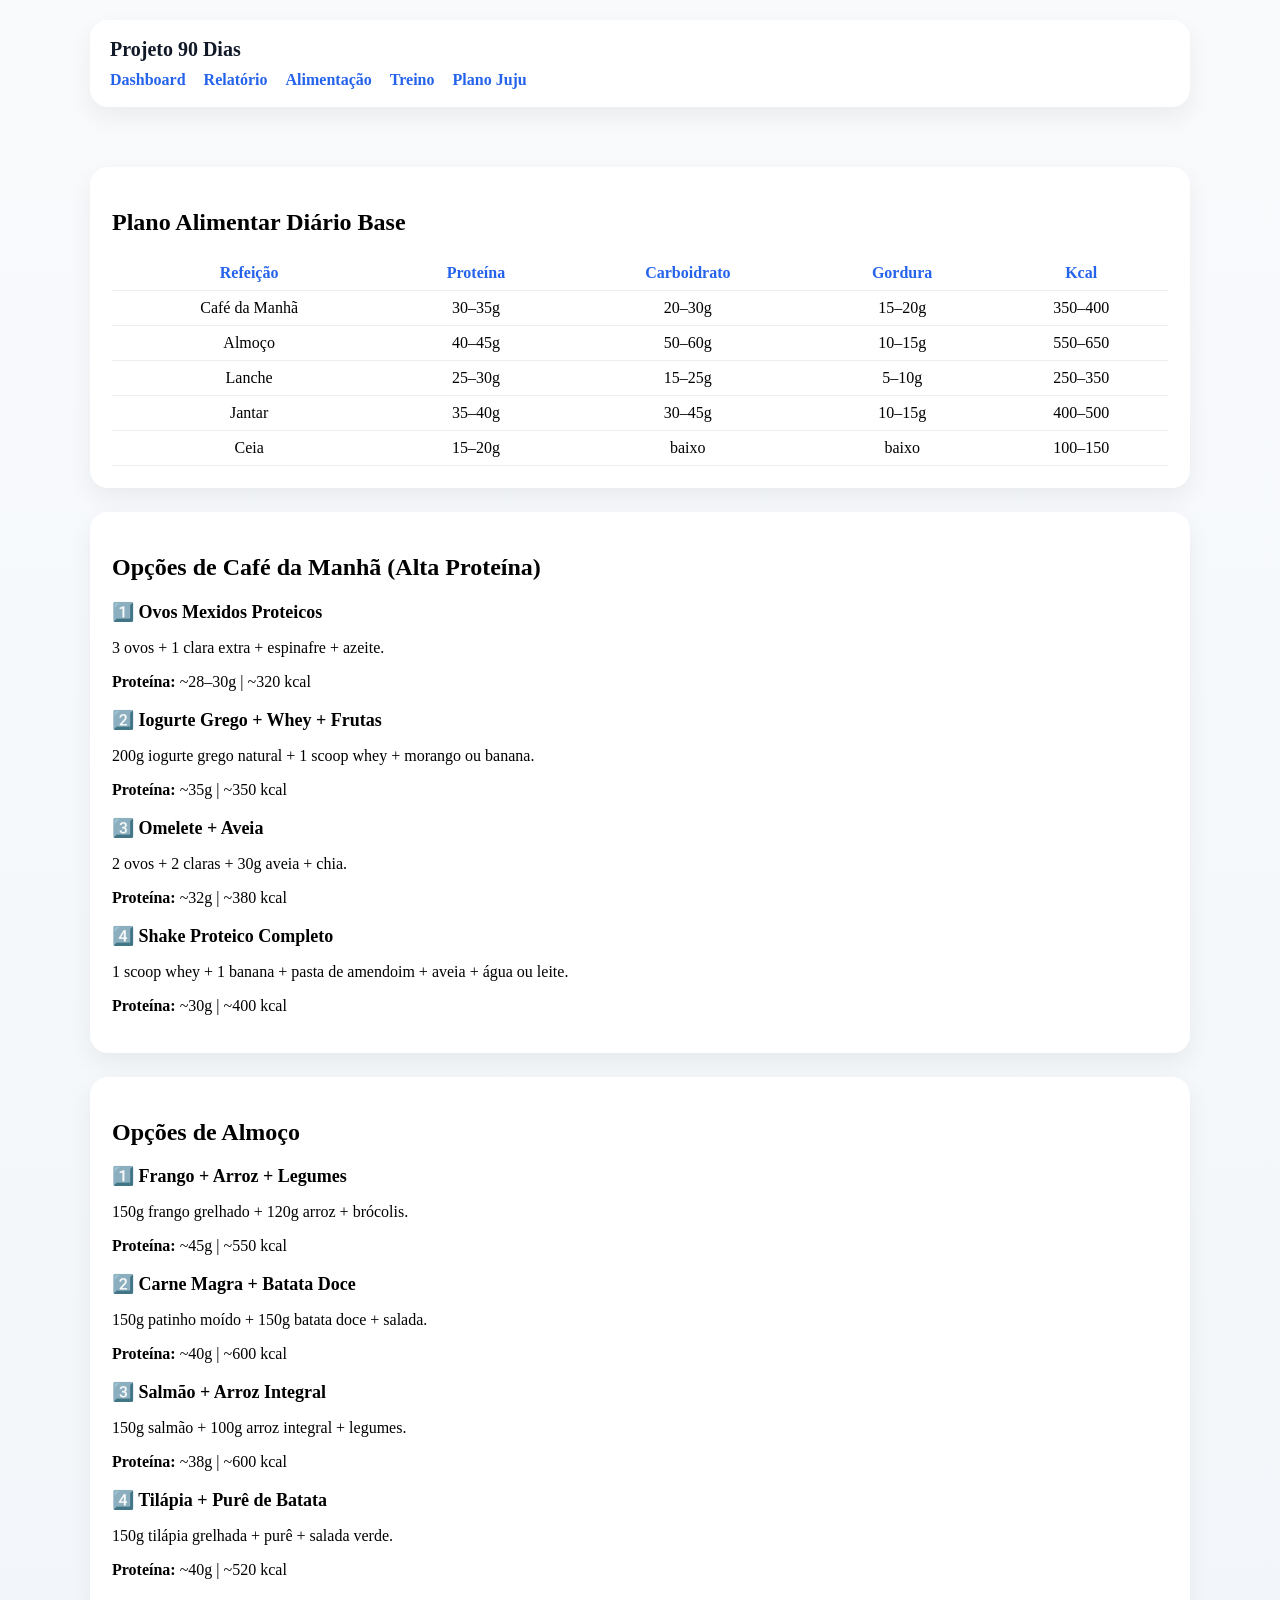
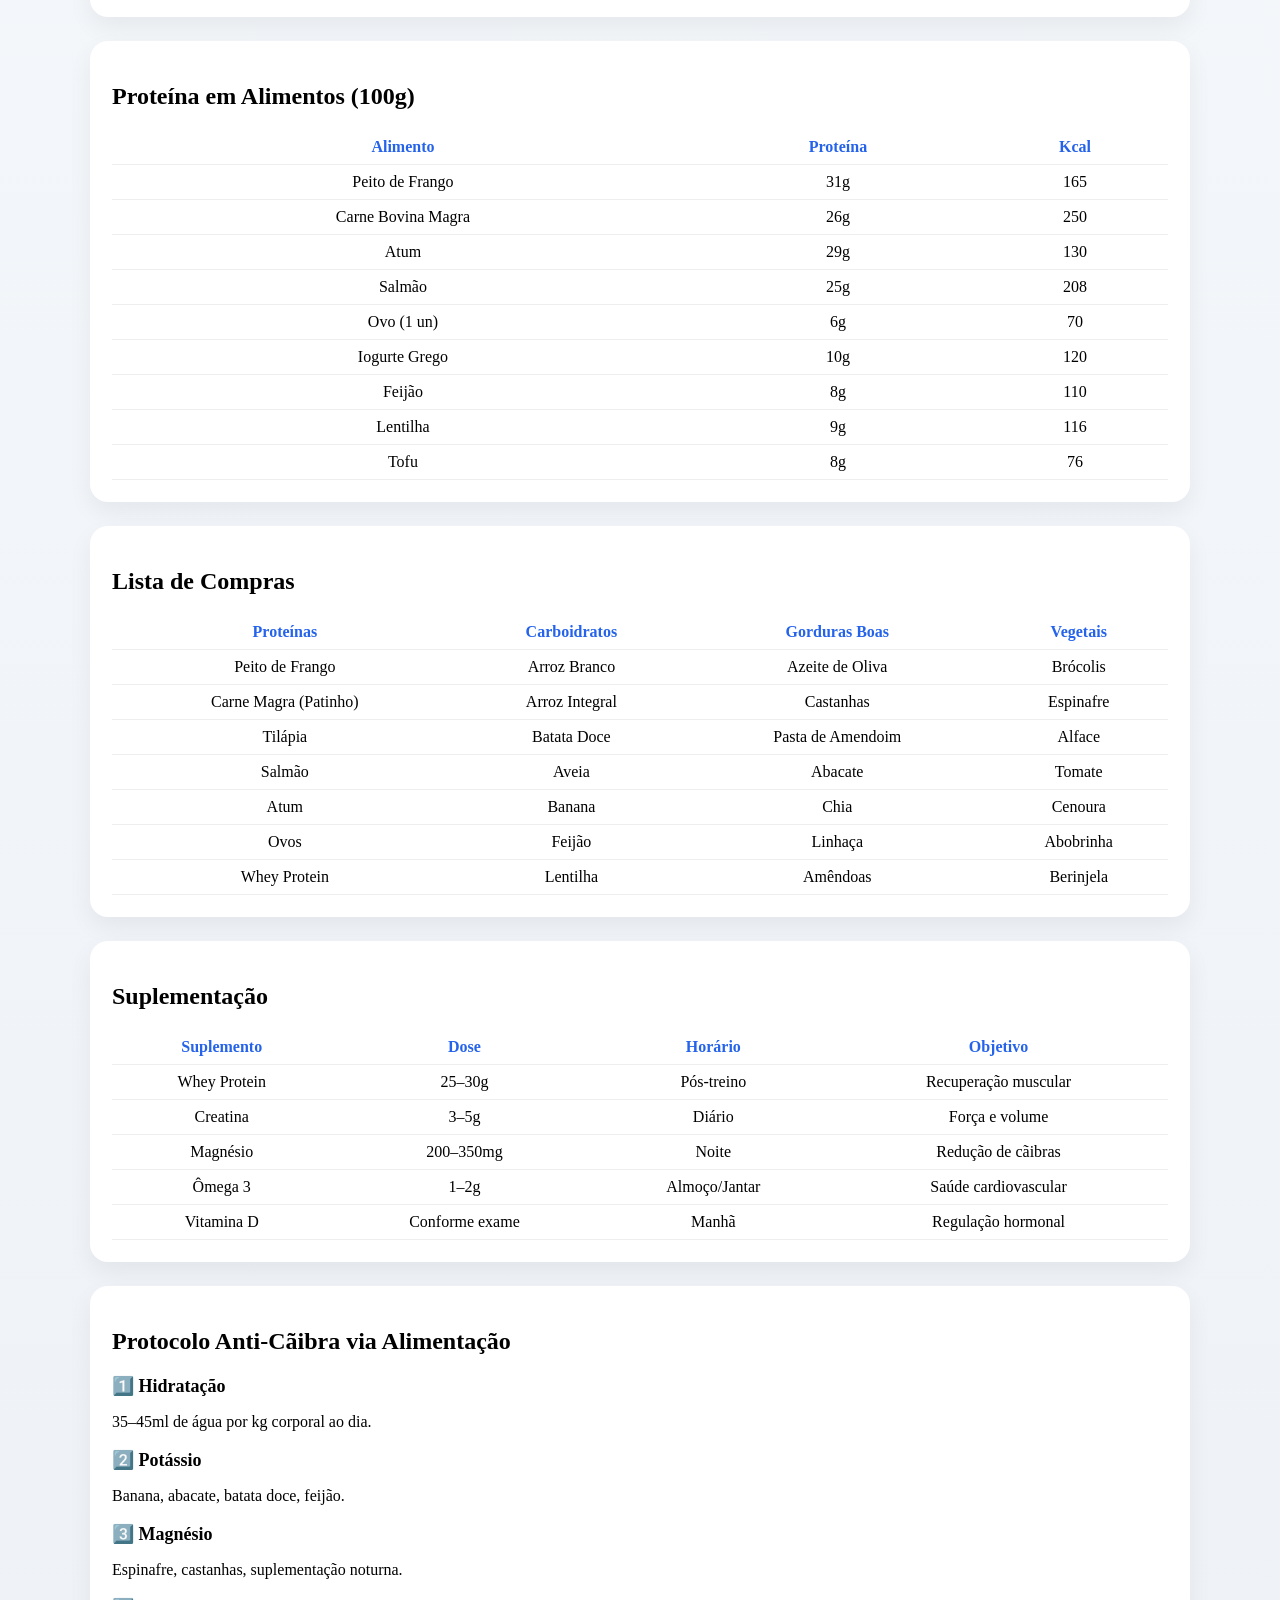
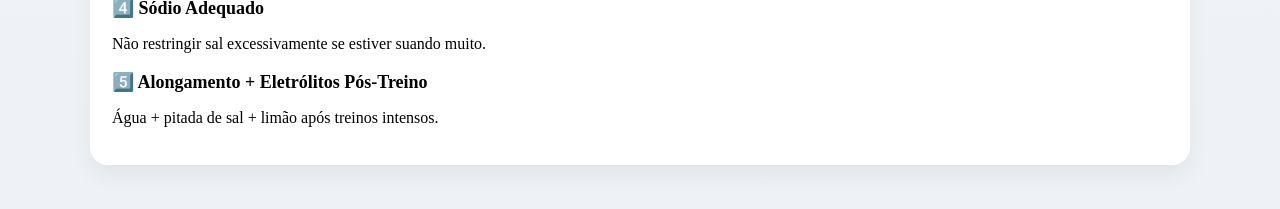
<file: alimentacao.html>
<!DOCTYPE html>
<html>
<head>
<meta charset="UTF-8">
<meta name="viewport" content="width=device-width, initial-scale=1.0">

<title>Alimentação</title>

<link rel="stylesheet" href="assets/style.css">
</head>
<body>

<div class="container">

<div class="card topbar-card">

<div class="topbar-header">

<div class="title">Projeto 90 Dias</div>

<div id="diasPlano" class="plan-progress"></div>

</div>

<div class="nav">

<a href="index.html" class="nav-item active">Dashboard</a>
<a href="relatorio.html" class="nav-item">Relatório</a>
<a href="alimentacao.html" class="nav-item">Alimentação</a>
<a href="treino.html" class="nav-item">Treino</a>
<a href="planojuju.html" class="nav-item">Plano Juju</a>

</div>

</div>

</div>

<div class="container">

<!-- ================= PLANO BASE ================= -->

<div class="card">
<h2>Plano Alimentar Diário Base</h2>

<table>
<tr>
<th>Refeição</th>
<th>Proteína</th>
<th>Carboidrato</th>
<th>Gordura</th>
<th>Kcal</th>
</tr>

<tr><td>Café da Manhã</td><td>30–35g</td><td>20–30g</td><td>15–20g</td><td>350–400</td></tr>
<tr><td>Almoço</td><td>40–45g</td><td>50–60g</td><td>10–15g</td><td>550–650</td></tr>
<tr><td>Lanche</td><td>25–30g</td><td>15–25g</td><td>5–10g</td><td>250–350</td></tr>
<tr><td>Jantar</td><td>35–40g</td><td>30–45g</td><td>10–15g</td><td>400–500</td></tr>
<tr><td>Ceia</td><td>15–20g</td><td>baixo</td><td>baixo</td><td>100–150</td></tr>

</table>
</div>

<!-- ================= CAFÉ DA MANHÃ ================= -->

<div class="card">
<h2>Opções de Café da Manhã (Alta Proteína)</h2>

<h3>1️⃣ Ovos Mexidos Proteicos</h3>
<p>3 ovos + 1 clara extra + espinafre + azeite.</p>
<p><strong>Proteína:</strong> ~28–30g | ~320 kcal</p>

<h3>2️⃣ Iogurte Grego + Whey + Frutas</h3>
<p>200g iogurte grego natural + 1 scoop whey + morango ou banana.</p>
<p><strong>Proteína:</strong> ~35g | ~350 kcal</p>

<h3>3️⃣ Omelete + Aveia</h3>
<p>2 ovos + 2 claras + 30g aveia + chia.</p>
<p><strong>Proteína:</strong> ~32g | ~380 kcal</p>

<h3>4️⃣ Shake Proteico Completo</h3>
<p>1 scoop whey + 1 banana + pasta de amendoim + aveia + água ou leite.</p>
<p><strong>Proteína:</strong> ~30g | ~400 kcal</p>

</div>

<!-- ================= ALMOÇO ================= -->

<div class="card">
<h2>Opções de Almoço</h2>

<h3>1️⃣ Frango + Arroz + Legumes</h3>
<p>150g frango grelhado + 120g arroz + brócolis.</p>
<p><strong>Proteína:</strong> ~45g | ~550 kcal</p>

<h3>2️⃣ Carne Magra + Batata Doce</h3>
<p>150g patinho moído + 150g batata doce + salada.</p>
<p><strong>Proteína:</strong> ~40g | ~600 kcal</p>

<h3>3️⃣ Salmão + Arroz Integral</h3>
<p>150g salmão + 100g arroz integral + legumes.</p>
<p><strong>Proteína:</strong> ~38g | ~600 kcal</p>

<h3>4️⃣ Tilápia + Purê de Batata</h3>
<p>150g tilápia grelhada + purê + salada verde.</p>
<p><strong>Proteína:</strong> ~40g | ~520 kcal</p>

</div>

<!-- ================= TABELA PROTEÍNA ================= -->

<div class="card">
<h2>Proteína em Alimentos (100g)</h2>

<table>
<tr><th>Alimento</th><th>Proteína</th><th>Kcal</th></tr>
<tr><td>Peito de Frango</td><td>31g</td><td>165</td></tr>
<tr><td>Carne Bovina Magra</td><td>26g</td><td>250</td></tr>
<tr><td>Atum</td><td>29g</td><td>130</td></tr>
<tr><td>Salmão</td><td>25g</td><td>208</td></tr>
<tr><td>Ovo (1 un)</td><td>6g</td><td>70</td></tr>
<tr><td>Iogurte Grego</td><td>10g</td><td>120</td></tr>
<tr><td>Feijão</td><td>8g</td><td>110</td></tr>
<tr><td>Lentilha</td><td>9g</td><td>116</td></tr>
<tr><td>Tofu</td><td>8g</td><td>76</td></tr>
</table>

</div>

<!-- ================= LISTA DE COMPRAS ================= -->

<div class="card">
<h2>Lista de Compras</h2>

<table>
<tr>
<th>Proteínas</th>
<th>Carboidratos</th>
<th>Gorduras Boas</th>
<th>Vegetais</th>
</tr>

<tr>
<td>Peito de Frango</td>
<td>Arroz Branco</td>
<td>Azeite de Oliva</td>
<td>Brócolis</td>
</tr>

<tr>
<td>Carne Magra (Patinho)</td>
<td>Arroz Integral</td>
<td>Castanhas</td>
<td>Espinafre</td>
</tr>

<tr>
<td>Tilápia</td>
<td>Batata Doce</td>
<td>Pasta de Amendoim</td>
<td>Alface</td>
</tr>

<tr>
<td>Salmão</td>
<td>Aveia</td>
<td>Abacate</td>
<td>Tomate</td>
</tr>

<tr>
<td>Atum</td>
<td>Banana</td>
<td>Chia</td>
<td>Cenoura</td>
</tr>

<tr>
<td>Ovos</td>
<td>Feijão</td>
<td>Linhaça</td>
<td>Abobrinha</td>
</tr>

<tr>
<td>Whey Protein</td>
<td>Lentilha</td>
<td>Amêndoas</td>
<td>Berinjela</td>
</tr>

</table>
</div>

<!-- ================= SUPLEMENTAÇÃO ================= -->

<div class="card">
<h2>Suplementação</h2>

<table>
<tr><th>Suplemento</th><th>Dose</th><th>Horário</th><th>Objetivo</th></tr>
<tr><td>Whey Protein</td><td>25–30g</td><td>Pós-treino</td><td>Recuperação muscular</td></tr>
<tr><td>Creatina</td><td>3–5g</td><td>Diário</td><td>Força e volume</td></tr>
<tr><td>Magnésio</td><td>200–350mg</td><td>Noite</td><td>Redução de cãibras</td></tr>
<tr><td>Ômega 3</td><td>1–2g</td><td>Almoço/Jantar</td><td>Saúde cardiovascular</td></tr>
<tr><td>Vitamina D</td><td>Conforme exame</td><td>Manhã</td><td>Regulação hormonal</td></tr>
</table>

</div>

<!-- ================= PROTOCOLO ANTI-CÃIBRA ================= -->

<div class="card">
<h2>Protocolo Anti-Cãibra via Alimentação</h2>

<h3>1️⃣ Hidratação</h3>
<p>35–45ml de água por kg corporal ao dia.</p>

<h3>2️⃣ Potássio</h3>
<p>Banana, abacate, batata doce, feijão.</p>

<h3>3️⃣ Magnésio</h3>
<p>Espinafre, castanhas, suplementação noturna.</p>

<h3>4️⃣ Sódio Adequado</h3>
<p>Não restringir sal excessivamente se estiver suando muito.</p>

<h3>5️⃣ Alongamento + Eletrólitos Pós-Treino</h3>
<p>Água + pitada de sal + limão após treinos intensos.</p>

</div>

</div>
</body>
</html>
</file>
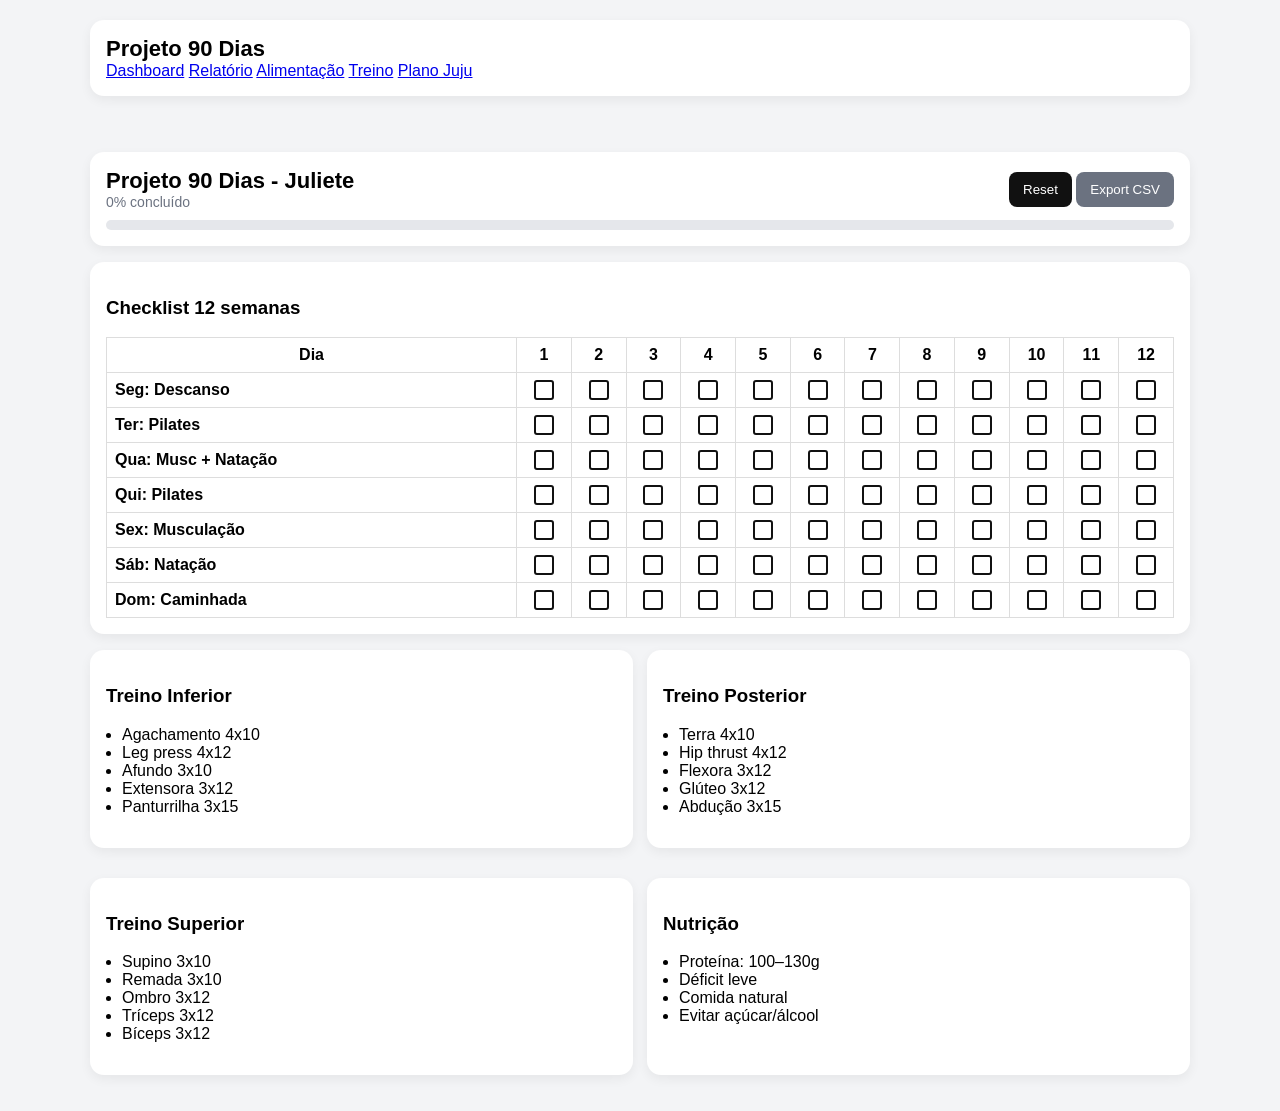
<file: planojuju.html>
<!DOCTYPE html>
<html lang="pt-br">
<head>
<meta charset="UTF-8">
<meta name="viewport" content="width=device-width, initial-scale=1.0">
<title>Plano Juju PRO</title>

<style>
body{font-family:-apple-system,BlinkMacSystemFont,'Segoe UI',Roboto,sans-serif;background:#f3f4f6;margin:0}
.container{max-width:1100px;margin:auto;padding:20px}
.card{background:#fff;border-radius:14px;padding:16px;box-shadow:0 4px 12px rgba(0,0,0,0.06);margin-bottom:16px}
.title{font-size:22px;font-weight:700}
.subtitle{color:#6b7280;font-size:14px}
.progress{height:10px;background:#e5e7eb;border-radius:10px;overflow:hidden;margin-top:10px}
.progress-bar{height:100%;background:#111;width:0%}
.table-wrap{overflow:auto}
table{width:100%;border-collapse:collapse}
td,th{border:1px solid #ddd;height:32px;text-align:center}
td:first-child{text-align:left;padding-left:8px;font-weight:600}
.checkbox{width:16px;height:16px;border:2px solid #111;margin:auto;cursor:pointer;border-radius:3px}
.checkbox.checked{background:#111}
.btn{padding:10px 14px;border:none;border-radius:8px;background:#111;color:#fff;cursor:pointer}
.btn.secondary{background:#6b7280}
.top{display:flex;justify-content:space-between;align-items:center}
.grid{display:grid;grid-template-columns:1fr 1fr;gap:14px}
ul{padding-left:16px}
</style>
</head>

<body>

<div class="container">

<div class="card topbar-card">

<div class="topbar-header">

<div class="title">Projeto 90 Dias</div>

<div id="diasPlano" class="plan-progress"></div>

</div>

<div class="nav">

<a href="index.html" class="nav-item active">Dashboard</a>
<a href="relatorio.html" class="nav-item">Relatório</a>
<a href="alimentacao.html" class="nav-item">Alimentação</a>
<a href="treino.html" class="nav-item">Treino</a>
<a href="planojuju.html" class="nav-item">Plano Juju</a>

</div>

</div>

</div>

<div class="container">

<div class="card">
<div class="top">
<div>
<div class="title">Projeto 90 Dias - Juliete</div>
<div id="percent" class="subtitle">0% concluído</div>
</div>
<div>
<button class="btn" onclick="resetAll()">Reset</button>
<button class="btn secondary" onclick="exportCSV()">Export CSV</button>
</div>
</div>
<div class="progress"><div id="bar" class="progress-bar"></div></div>
</div>

<div class="card">
<h3>Checklist 12 semanas</h3>
<div class="table-wrap">
<table>
<thead>
<tr>
<th>Dia</th>
<th>1</th><th>2</th><th>3</th><th>4</th>
<th>5</th><th>6</th><th>7</th><th>8</th>
<th>9</th><th>10</th><th>11</th><th>12</th>
</tr>
</thead>
<tbody id="tableBody"></tbody>
</table>
</div>
</div>

<div class="grid">
<div class="card">
<h3>Treino Inferior</h3>
<ul>
<li>Agachamento 4x10</li>
<li>Leg press 4x12</li>
<li>Afundo 3x10</li>
<li>Extensora 3x12</li>
<li>Panturrilha 3x15</li>
</ul>
</div>

<div class="card">
<h3>Treino Posterior</h3>
<ul>
<li>Terra 4x10</li>
<li>Hip thrust 4x12</li>
<li>Flexora 3x12</li>
<li>Glúteo 3x12</li>
<li>Abdução 3x15</li>
</ul>
</div>

<div class="card">
<h3>Treino Superior</h3>
<ul>
<li>Supino 3x10</li>
<li>Remada 3x10</li>
<li>Ombro 3x12</li>
<li>Tríceps 3x12</li>
<li>Bíceps 3x12</li>
</ul>
</div>

<div class="card">
<h3>Nutrição</h3>
<ul>
<li>Proteína: 100–130g</li>
<li>Déficit leve</li>
<li>Comida natural</li>
<li>Evitar açúcar/álcool</li>
</ul>
</div>
</div>

</div>

<script>
const STORAGE_KEY = "juju_v2";

const days = [
"Seg: Descanso",
"Ter: Pilates",
"Qua: Musc + Natação",
"Qui: Pilates",
"Sex: Musculação",
"Sáb: Natação",
"Dom: Caminhada"
];

function buildTable(){
const tbody = document.getElementById("tableBody");

days.forEach((day, r)=>{
let tr = document.createElement("tr");

let tdTitle = document.createElement("td");
tdTitle.innerText = day;
tr.appendChild(tdTitle);

for(let c=0;c<12;c++){
let td = document.createElement("td");
let box = document.createElement("div");
box.className = "checkbox";
box.dataset.id = r+"-"+c;
box.onclick = ()=>toggle(box);
td.appendChild(box);
tr.appendChild(td);
}

tbody.appendChild(tr);
});
}

async function load(){
    const res = await fetch("https://SEU-WORKER-URL");
    const data = await res.json();

    document.querySelectorAll(".checkbox").forEach(el=>{
        if(data[el.dataset.id]) el.classList.add("checked");
    });

    updateProgress();
}

async function save(){
    let data = {};

    document.querySelectorAll(".checkbox").forEach(el=>{
        data[el.dataset.id] = el.classList.contains("checked");
    });

    await fetch("https://SEU-WORKER-URL", {
        method: "POST",
        body: JSON.stringify(data)
    });
}

function toggle(el){
el.classList.toggle("checked");
save();
updateProgress();
}

function updateProgress(){
let all = document.querySelectorAll(".checkbox").length;
let done = document.querySelectorAll(".checkbox.checked").length;
let percent = Math.round((done/all)*100);

document.getElementById("percent").innerText = percent + "% concluído";
document.getElementById("bar").style.width = percent + "%";
}

function resetAll(){
if(confirm("Resetar progresso?")){
localStorage.removeItem(STORAGE_KEY);
location.reload();
}
}

function exportCSV(){
let data = JSON.parse(localStorage.getItem(STORAGE_KEY)) || {};
let rows = ["id,checked"];
for(let key in data){
rows.push(`${key},${data[key]}`);
}

let csv = rows.join("\n");
const blob = new Blob([csv], { type: 'text/csv' });
const a = document.createElement('a');
a.href = URL.createObjectURL(blob);
a.download = 'progresso_juju.csv';
a.click();
}

buildTable();
load();
</script>

</body>
</html>
</file>
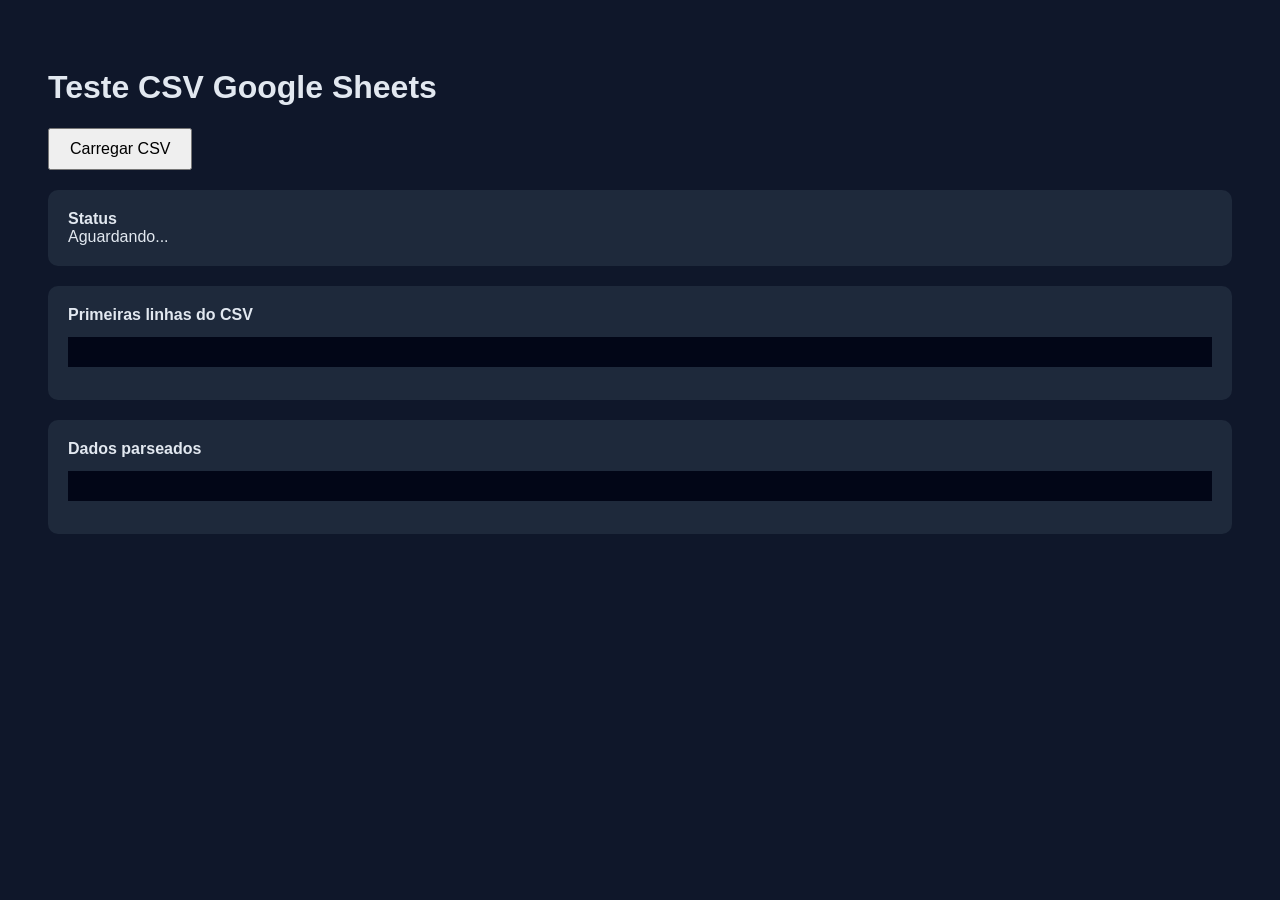
<file: testecsv.html>
<!DOCTYPE html>
<html lang="pt-br">
<head>

<meta charset="UTF-8">
<meta name="viewport" content="width=device-width, initial-scale=1.0">

<title>MVP CSV Test</title>

<style>

body{
font-family:Arial;
background:#0f172a;
color:#e2e8f0;
padding:40px;
}

button{
padding:10px 20px;
font-size:16px;
cursor:pointer;
margin-bottom:20px;
}

.box{
background:#1e293b;
padding:20px;
border-radius:10px;
margin-bottom:20px;
}

pre{
background:#020617;
padding:15px;
overflow:auto;
max-height:300px;
}

.ok{color:#22c55e}
.err{color:#ef4444}

</style>

</head>

<body>

<h1>Teste CSV Google Sheets</h1>

<button onclick="carregar()">Carregar CSV</button>

<div class="box">
<b>Status</b>
<div id="status">Aguardando...</div>
</div>

<div class="box">
<b>Primeiras linhas do CSV</b>
<pre id="csvPreview"></pre>
</div>

<div class="box">
<b>Dados parseados</b>
<pre id="dados"></pre>
</div>

<script>

const url =
"https://docs.google.com/spreadsheets/d/e/2PACX-1vRp02eHfI8rs1JICtUI81NAm90CIqqaGzC3XLBu1_v6PBFItfUclofrnQtVULo7iXPsAvLYRh1IxJZw/pub?output=csv&t="+Date.now()

async function carregar(){

const status=document.getElementById("status")
const preview=document.getElementById("csvPreview")
const dadosBox=document.getElementById("dados")

status.innerHTML="Carregando..."

try{

const resposta = await fetch(url)

status.innerHTML="HTTP Status: "+resposta.status

const texto = await resposta.text()

preview.textContent = texto.substring(0,500)

processarCSV(texto)

}catch(e){

status.innerHTML =
"<span class='err'>Erro: "+e+"</span>"

}

}

function processarCSV(texto){

const linhas = texto.trim().split(/\r?\n/)

const dados = linhas.slice(1).map(l=>l.split(","))

document.getElementById("dados").textContent =
JSON.stringify(dados,null,2)

}

</script>

</body>
</html>
</file>
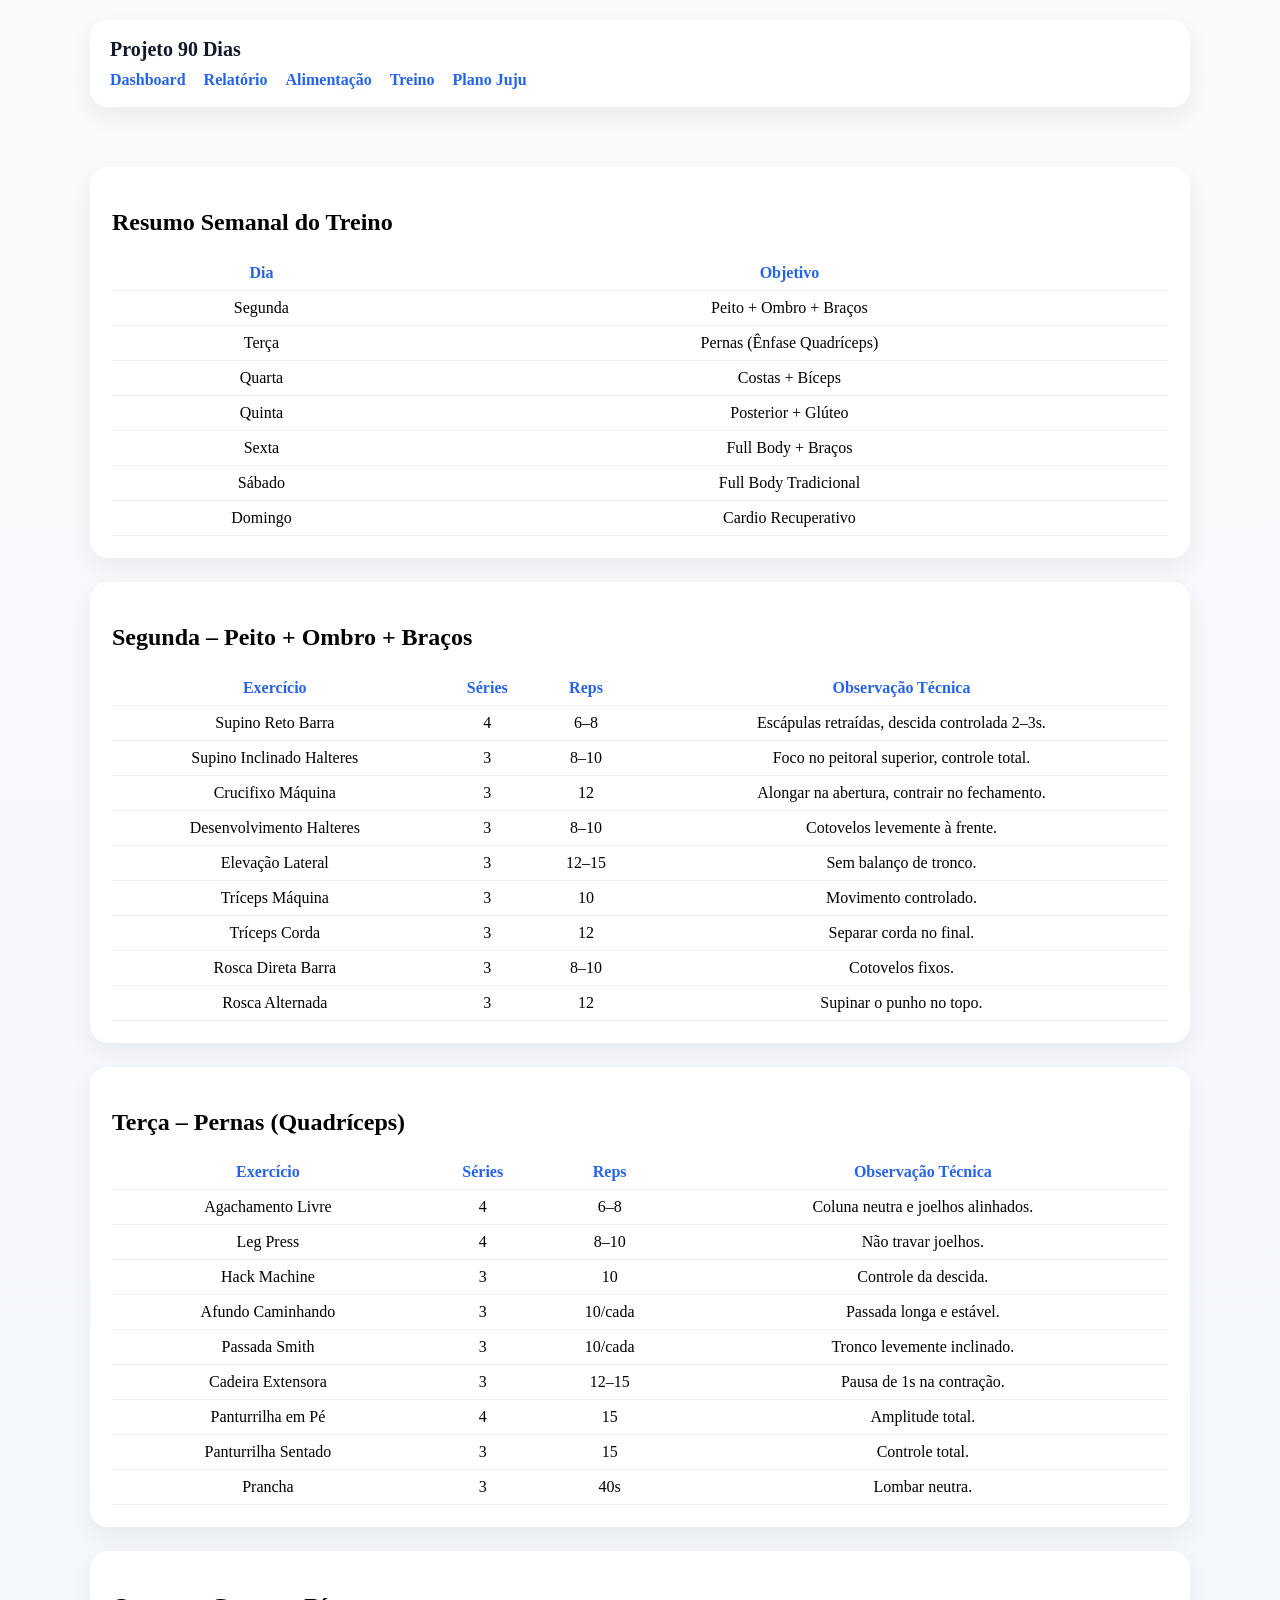
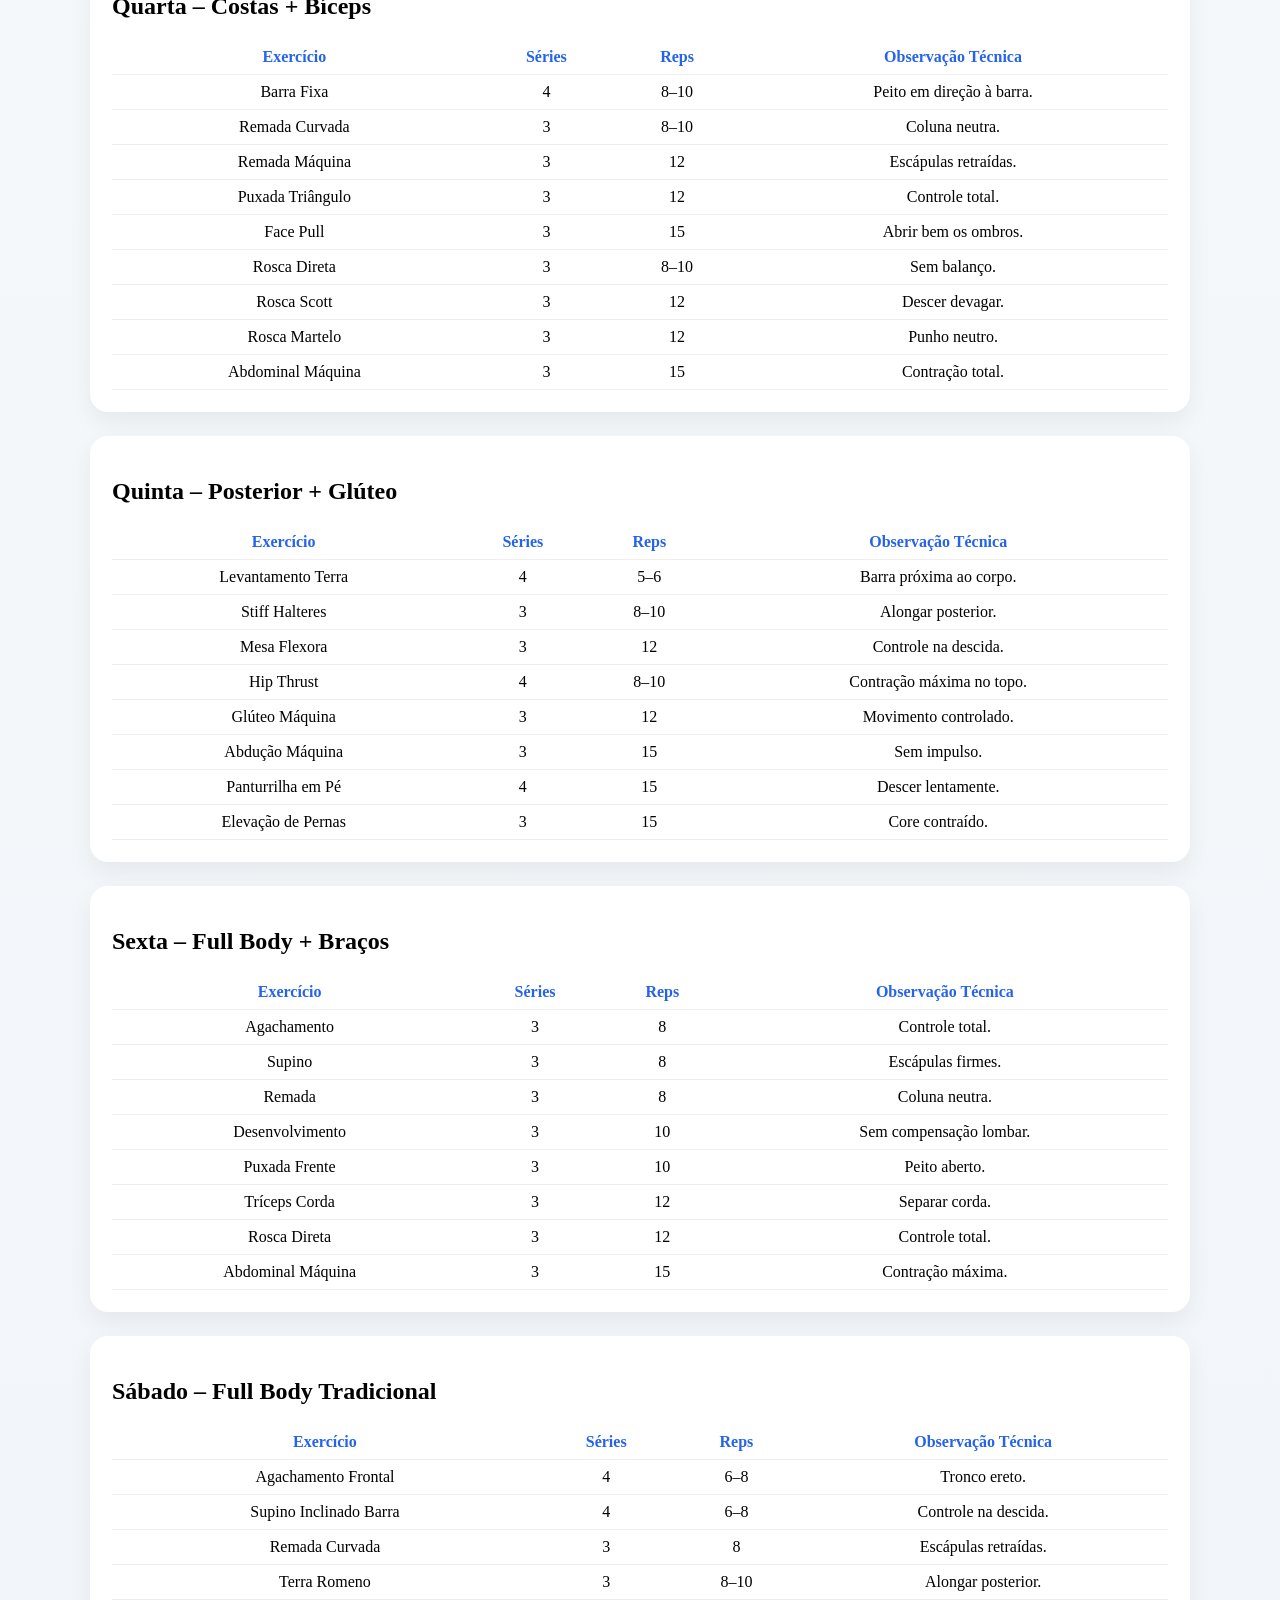
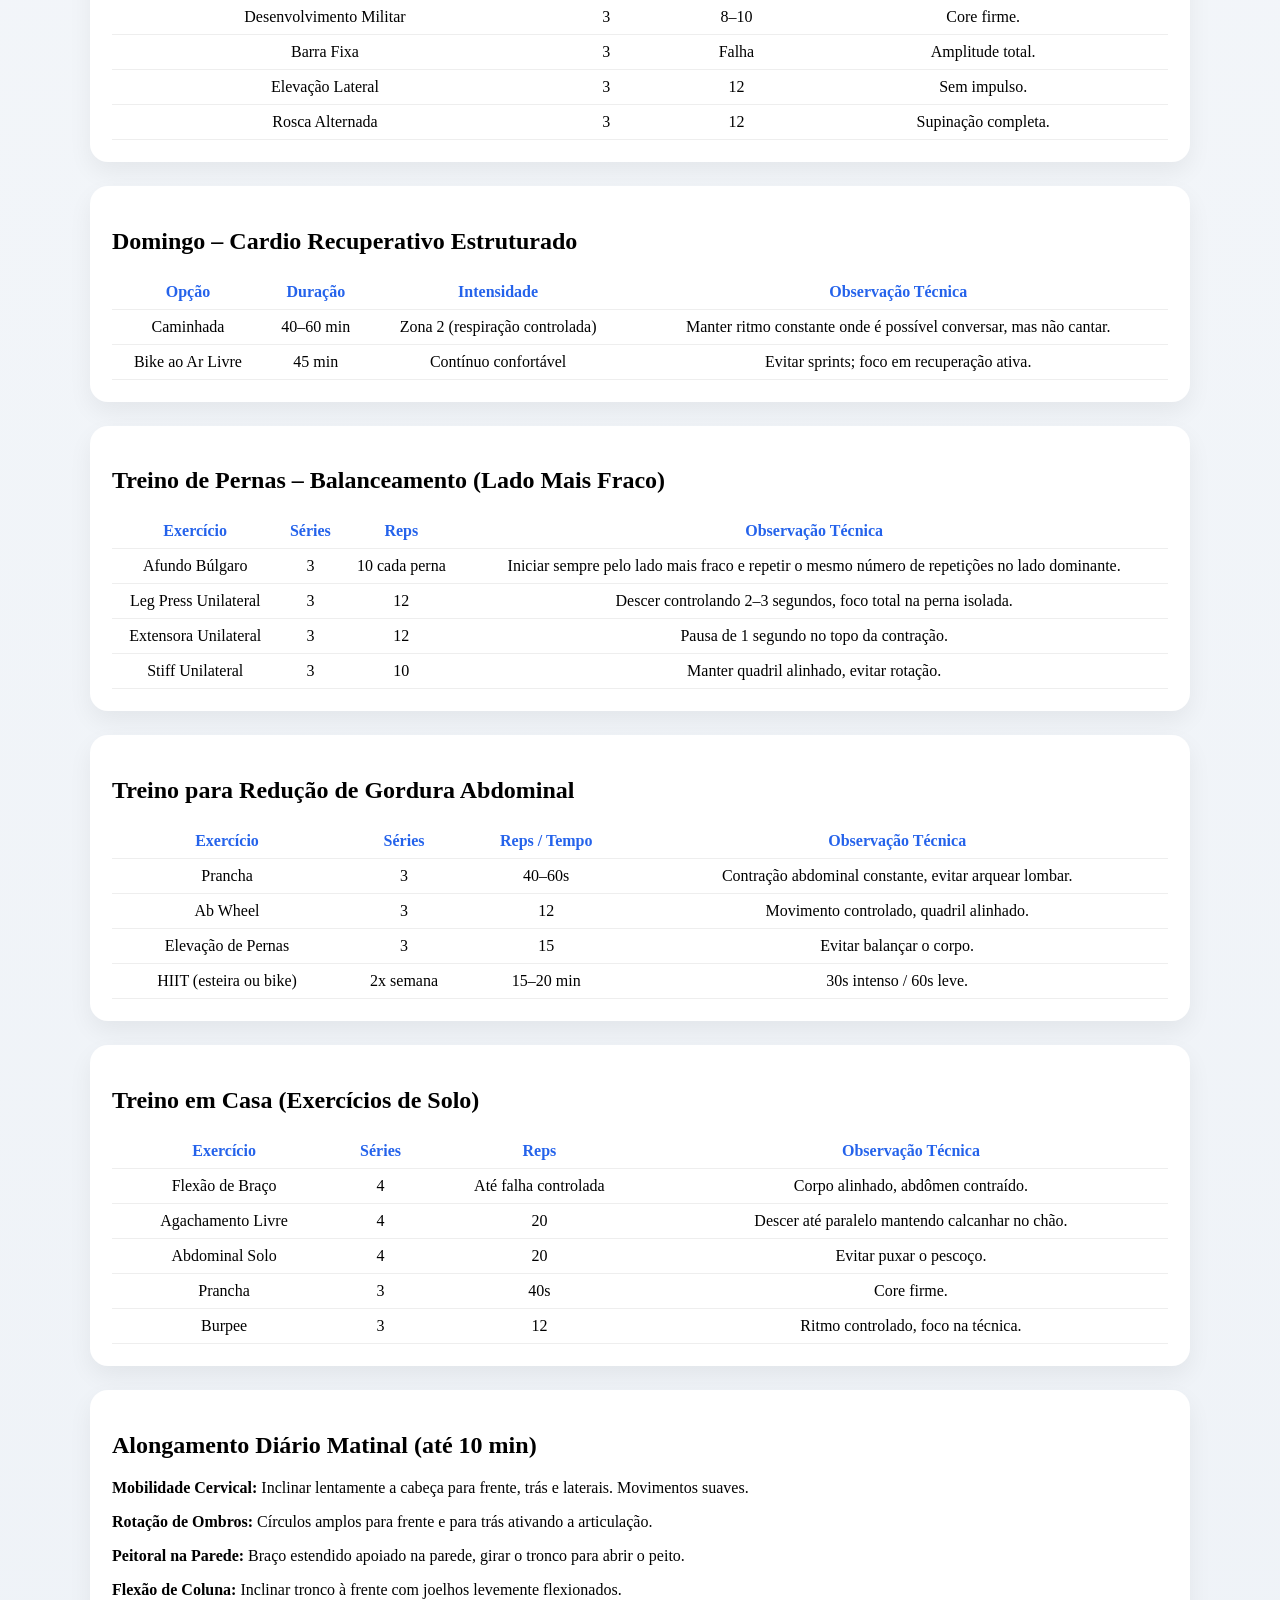
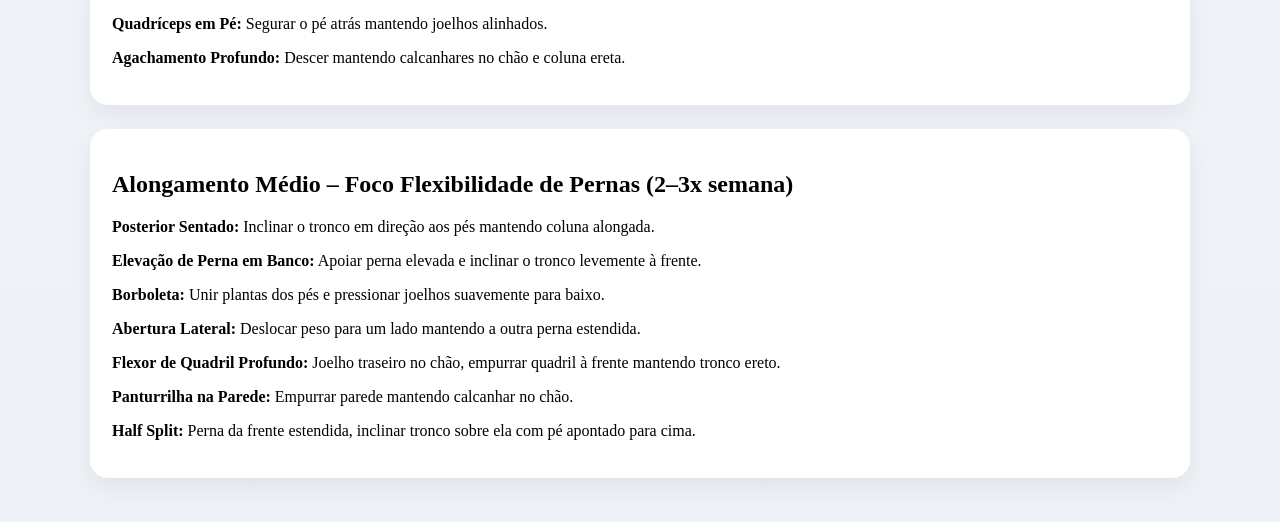
<file: treino.html>
<!DOCTYPE html>
<html>
<head>
<meta charset="UTF-8">
<meta name="viewport" content="width=device-width, initial-scale=1.0">
<title>Treino</title>
<link rel="stylesheet" href="assets/style.css">
</head>
<body>

<div class="container">

<div class="card topbar-card">

<div class="topbar-header">

<div class="title">Projeto 90 Dias</div>

<div id="diasPlano" class="plan-progress"></div>

</div>

<div class="nav">

<a href="index.html" class="nav-item active">Dashboard</a>
<a href="relatorio.html" class="nav-item">Relatório</a>
<a href="alimentacao.html" class="nav-item">Alimentação</a>
<a href="treino.html" class="nav-item">Treino</a>
<a href="planojuju.html" class="nav-item">Plano Juju</a>

</div>

</div>

</div>

<div class="container">

<!-- ================= RESUMO ================= -->

<div class="card">
<h2>Resumo Semanal do Treino</h2>
<table>
<tr><th>Dia</th><th>Objetivo</th></tr>
<tr><td>Segunda</td><td>Peito + Ombro + Braços</td></tr>
<tr><td>Terça</td><td>Pernas (Ênfase Quadríceps)</td></tr>
<tr><td>Quarta</td><td>Costas + Bíceps</td></tr>
<tr><td>Quinta</td><td>Posterior + Glúteo</td></tr>
<tr><td>Sexta</td><td>Full Body + Braços</td></tr>
<tr><td>Sábado</td><td>Full Body Tradicional</td></tr>
<tr><td>Domingo</td><td>Cardio Recuperativo</td></tr>
</table>
</div>

<!-- ================= SEGUNDA ================= -->

<div class="card">
<h2>Segunda – Peito + Ombro + Braços</h2>
<table>
<tr><th>Exercício</th><th>Séries</th><th>Reps</th><th>Observação Técnica</th></tr>
<tr><td>Supino Reto Barra</td><td>4</td><td>6–8</td><td>Escápulas retraídas, descida controlada 2–3s.</td></tr>
<tr><td>Supino Inclinado Halteres</td><td>3</td><td>8–10</td><td>Foco no peitoral superior, controle total.</td></tr>
<tr><td>Crucifixo Máquina</td><td>3</td><td>12</td><td>Alongar na abertura, contrair no fechamento.</td></tr>
<tr><td>Desenvolvimento Halteres</td><td>3</td><td>8–10</td><td>Cotovelos levemente à frente.</td></tr>
<tr><td>Elevação Lateral</td><td>3</td><td>12–15</td><td>Sem balanço de tronco.</td></tr>
<tr><td>Tríceps Máquina</td><td>3</td><td>10</td><td>Movimento controlado.</td></tr>
<tr><td>Tríceps Corda</td><td>3</td><td>12</td><td>Separar corda no final.</td></tr>
<tr><td>Rosca Direta Barra</td><td>3</td><td>8–10</td><td>Cotovelos fixos.</td></tr>
<tr><td>Rosca Alternada</td><td>3</td><td>12</td><td>Supinar o punho no topo.</td></tr>
</table>
</div>

<!-- ================= TERÇA ================= -->

<div class="card">
<h2>Terça – Pernas (Quadríceps)</h2>
<table>
<tr><th>Exercício</th><th>Séries</th><th>Reps</th><th>Observação Técnica</th></tr>
<tr><td>Agachamento Livre</td><td>4</td><td>6–8</td><td>Coluna neutra e joelhos alinhados.</td></tr>
<tr><td>Leg Press</td><td>4</td><td>8–10</td><td>Não travar joelhos.</td></tr>
<tr><td>Hack Machine</td><td>3</td><td>10</td><td>Controle da descida.</td></tr>
<tr><td>Afundo Caminhando</td><td>3</td><td>10/cada</td><td>Passada longa e estável.</td></tr>
<tr><td>Passada Smith</td><td>3</td><td>10/cada</td><td>Tronco levemente inclinado.</td></tr>
<tr><td>Cadeira Extensora</td><td>3</td><td>12–15</td><td>Pausa de 1s na contração.</td></tr>
<tr><td>Panturrilha em Pé</td><td>4</td><td>15</td><td>Amplitude total.</td></tr>
<tr><td>Panturrilha Sentado</td><td>3</td><td>15</td><td>Controle total.</td></tr>
<tr><td>Prancha</td><td>3</td><td>40s</td><td>Lombar neutra.</td></tr>
</table>
</div>

<!-- ================= QUARTA ================= -->

<div class="card">
<h2>Quarta – Costas + Bíceps</h2>
<table>
<tr><th>Exercício</th><th>Séries</th><th>Reps</th><th>Observação Técnica</th></tr>
<tr><td>Barra Fixa</td><td>4</td><td>8–10</td><td>Peito em direção à barra.</td></tr>
<tr><td>Remada Curvada</td><td>3</td><td>8–10</td><td>Coluna neutra.</td></tr>
<tr><td>Remada Máquina</td><td>3</td><td>12</td><td>Escápulas retraídas.</td></tr>
<tr><td>Puxada Triângulo</td><td>3</td><td>12</td><td>Controle total.</td></tr>
<tr><td>Face Pull</td><td>3</td><td>15</td><td>Abrir bem os ombros.</td></tr>
<tr><td>Rosca Direta</td><td>3</td><td>8–10</td><td>Sem balanço.</td></tr>
<tr><td>Rosca Scott</td><td>3</td><td>12</td><td>Descer devagar.</td></tr>
<tr><td>Rosca Martelo</td><td>3</td><td>12</td><td>Punho neutro.</td></tr>
<tr><td>Abdominal Máquina</td><td>3</td><td>15</td><td>Contração total.</td></tr>
</table>
</div>

<!-- ================= QUINTA ================= -->

<div class="card">
<h2>Quinta – Posterior + Glúteo</h2>
<table>
<tr><th>Exercício</th><th>Séries</th><th>Reps</th><th>Observação Técnica</th></tr>
<tr><td>Levantamento Terra</td><td>4</td><td>5–6</td><td>Barra próxima ao corpo.</td></tr>
<tr><td>Stiff Halteres</td><td>3</td><td>8–10</td><td>Alongar posterior.</td></tr>
<tr><td>Mesa Flexora</td><td>3</td><td>12</td><td>Controle na descida.</td></tr>
<tr><td>Hip Thrust</td><td>4</td><td>8–10</td><td>Contração máxima no topo.</td></tr>
<tr><td>Glúteo Máquina</td><td>3</td><td>12</td><td>Movimento controlado.</td></tr>
<tr><td>Abdução Máquina</td><td>3</td><td>15</td><td>Sem impulso.</td></tr>
<tr><td>Panturrilha em Pé</td><td>4</td><td>15</td><td>Descer lentamente.</td></tr>
<tr><td>Elevação de Pernas</td><td>3</td><td>15</td><td>Core contraído.</td></tr>
</table>
</div>

<!-- ================= SEXTA ================= -->

<div class="card">
<h2>Sexta – Full Body + Braços</h2>
<table>
<tr><th>Exercício</th><th>Séries</th><th>Reps</th><th>Observação Técnica</th></tr>
<tr><td>Agachamento</td><td>3</td><td>8</td><td>Controle total.</td></tr>
<tr><td>Supino</td><td>3</td><td>8</td><td>Escápulas firmes.</td></tr>
<tr><td>Remada</td><td>3</td><td>8</td><td>Coluna neutra.</td></tr>
<tr><td>Desenvolvimento</td><td>3</td><td>10</td><td>Sem compensação lombar.</td></tr>
<tr><td>Puxada Frente</td><td>3</td><td>10</td><td>Peito aberto.</td></tr>
<tr><td>Tríceps Corda</td><td>3</td><td>12</td><td>Separar corda.</td></tr>
<tr><td>Rosca Direta</td><td>3</td><td>12</td><td>Controle total.</td></tr>
<tr><td>Abdominal Máquina</td><td>3</td><td>15</td><td>Contração máxima.</td></tr>
</table>
</div>

<!-- ================= SÁBADO ================= -->

<div class="card">
<h2>Sábado – Full Body Tradicional</h2>
<table>
<tr><th>Exercício</th><th>Séries</th><th>Reps</th><th>Observação Técnica</th></tr>
<tr><td>Agachamento Frontal</td><td>4</td><td>6–8</td><td>Tronco ereto.</td></tr>
<tr><td>Supino Inclinado Barra</td><td>4</td><td>6–8</td><td>Controle na descida.</td></tr>
<tr><td>Remada Curvada</td><td>3</td><td>8</td><td>Escápulas retraídas.</td></tr>
<tr><td>Terra Romeno</td><td>3</td><td>8–10</td><td>Alongar posterior.</td></tr>
<tr><td>Desenvolvimento Militar</td><td>3</td><td>8–10</td><td>Core firme.</td></tr>
<tr><td>Barra Fixa</td><td>3</td><td>Falha</td><td>Amplitude total.</td></tr>
<tr><td>Elevação Lateral</td><td>3</td><td>12</td><td>Sem impulso.</td></tr>
<tr><td>Rosca Alternada</td><td>3</td><td>12</td><td>Supinação completa.</td></tr>
</table>
</div>

<!-- ================= DOMINGO ================= -->

<div class="card">
<h2>Domingo – Cardio Recuperativo Estruturado</h2>

<table>
<tr><th>Opção</th><th>Duração</th><th>Intensidade</th><th>Observação Técnica</th></tr>
<tr>
<td>Caminhada</td>
<td>40–60 min</td>
<td>Zona 2 (respiração controlada)</td>
<td>Manter ritmo constante onde é possível conversar, mas não cantar.</td>
</tr>
<tr>
<td>Bike ao Ar Livre</td>
<td>45 min</td>
<td>Contínuo confortável</td>
<td>Evitar sprints; foco em recuperação ativa.</td>
</tr>
</table>

</div>


<!-- ================= PROTOCOLO BALANCEAMENTO ================= -->

<div class="card">
<h2>Treino de Pernas – Balanceamento (Lado Mais Fraco)</h2>

<table>
<tr><th>Exercício</th><th>Séries</th><th>Reps</th><th>Observação Técnica</th></tr>

<tr>
<td>Afundo Búlgaro</td>
<td>3</td>
<td>10 cada perna</td>
<td>Iniciar sempre pelo lado mais fraco e repetir o mesmo número de repetições no lado dominante.</td>
</tr>

<tr>
<td>Leg Press Unilateral</td>
<td>3</td>
<td>12</td>
<td>Descer controlando 2–3 segundos, foco total na perna isolada.</td>
</tr>

<tr>
<td>Extensora Unilateral</td>
<td>3</td>
<td>12</td>
<td>Pausa de 1 segundo no topo da contração.</td>
</tr>

<tr>
<td>Stiff Unilateral</td>
<td>3</td>
<td>10</td>
<td>Manter quadril alinhado, evitar rotação.</td>
</tr>

</table>

</div>


<!-- ================= GORDURA ABDOMINAL ================= -->

<div class="card">
<h2>Treino para Redução de Gordura Abdominal</h2>

<table>
<tr><th>Exercício</th><th>Séries</th><th>Reps / Tempo</th><th>Observação Técnica</th></tr>

<tr>
<td>Prancha</td>
<td>3</td>
<td>40–60s</td>
<td>Contração abdominal constante, evitar arquear lombar.</td>
</tr>

<tr>
<td>Ab Wheel</td>
<td>3</td>
<td>12</td>
<td>Movimento controlado, quadril alinhado.</td>
</tr>

<tr>
<td>Elevação de Pernas</td>
<td>3</td>
<td>15</td>
<td>Evitar balançar o corpo.</td>
</tr>

<tr>
<td>HIIT (esteira ou bike)</td>
<td>2x semana</td>
<td>15–20 min</td>
<td>30s intenso / 60s leve.</td>
</tr>

</table>

</div>


<!-- ================= TREINO EM CASA ================= -->

<div class="card">
<h2>Treino em Casa (Exercícios de Solo)</h2>

<table>
<tr><th>Exercício</th><th>Séries</th><th>Reps</th><th>Observação Técnica</th></tr>

<tr>
<td>Flexão de Braço</td>
<td>4</td>
<td>Até falha controlada</td>
<td>Corpo alinhado, abdômen contraído.</td>
</tr>

<tr>
<td>Agachamento Livre</td>
<td>4</td>
<td>20</td>
<td>Descer até paralelo mantendo calcanhar no chão.</td>
</tr>

<tr>
<td>Abdominal Solo</td>
<td>4</td>
<td>20</td>
<td>Evitar puxar o pescoço.</td>
</tr>

<tr>
<td>Prancha</td>
<td>3</td>
<td>40s</td>
<td>Core firme.</td>
</tr>

<tr>
<td>Burpee</td>
<td>3</td>
<td>12</td>
<td>Ritmo controlado, foco na técnica.</td>
</tr>

</table>

</div>


<!-- ================= ALONGAMENTO DIÁRIO ================= -->

<div class="card">
<h2>Alongamento Diário Matinal (até 10 min)</h2>

<p><strong>Mobilidade Cervical:</strong> Inclinar lentamente a cabeça para frente, trás e laterais. Movimentos suaves.</p>

<p><strong>Rotação de Ombros:</strong> Círculos amplos para frente e para trás ativando a articulação.</p>

<p><strong>Peitoral na Parede:</strong> Braço estendido apoiado na parede, girar o tronco para abrir o peito.</p>

<p><strong>Flexão de Coluna:</strong> Inclinar tronco à frente com joelhos levemente flexionados.</p>

<p><strong>Quadríceps em Pé:</strong> Segurar o pé atrás mantendo joelhos alinhados.</p>

<p><strong>Agachamento Profundo:</strong> Descer mantendo calcanhares no chão e coluna ereta.</p>

</div>


<!-- ================= ALONGAMENTO MÉDIO ================= -->

<div class="card">
<h2>Alongamento Médio – Foco Flexibilidade de Pernas (2–3x semana)</h2>

<p><strong>Posterior Sentado:</strong> Inclinar o tronco em direção aos pés mantendo coluna alongada.</p>

<p><strong>Elevação de Perna em Banco:</strong> Apoiar perna elevada e inclinar o tronco levemente à frente.</p>

<p><strong>Borboleta:</strong> Unir plantas dos pés e pressionar joelhos suavemente para baixo.</p>

<p><strong>Abertura Lateral:</strong> Deslocar peso para um lado mantendo a outra perna estendida.</p>

<p><strong>Flexor de Quadril Profundo:</strong> Joelho traseiro no chão, empurrar quadril à frente mantendo tronco ereto.</p>

<p><strong>Panturrilha na Parede:</strong> Empurrar parede mantendo calcanhar no chão.</p>

<p><strong>Half Split:</strong> Perna da frente estendida, inclinar tronco sobre ela com pé apontado para cima.</p>

</div>

</div>
</body>



</html>
</file>
<file: assets/style.css>
body{
margin:0;
font-family:-apple-system,BlinkMacSystemFont,"Segoe UI",Roboto;
background:linear-gradient(180deg,#f8fafc 0%,#eef2f7 100%);
}

h1{
font-size:28px;
margin-bottom:10px;
}

h3{
margin-bottom:15px;
font-size:18px;
}

.topbar{
background:#fff;
padding:20px 40px;
box-shadow:0 2px 10px rgba(0,0,0,0.05);
position:sticky;
top:0;
}

.title{
font-size:22px;
font-weight:700;
}

.nav{
display:flex;
gap:28px;
margin-top:10px;
}

.nav a{
text-decoration:none;
color:#2563eb;
font-weight:600;
}

.container{
max-width:1150px;
margin:auto;
padding:32px 20px 60px;
}

.card{
background:white;
border-radius:18px;
padding:22px;
margin-bottom:24px;
box-shadow:0 10px 25px rgba(0,0,0,0.06);
transition:transform .15s ease, box-shadow .15s ease;
}

.card:hover{
transform:translateY(-2px);
box-shadow:0 14px 30px rgba(0,0,0,0.08);
}

.section-title{
font-size:18px;
font-weight:700;
margin:25px 0 10px 0;
}

.grid{
display:grid;
grid-template-columns:repeat(auto-fit,minmax(170px,1fr));
gap:20px;
margin-bottom:10px;
}

.metric-title{
font-size:13px;
color:#6b7280;
}

.metric-value{
font-size:26px;
font-weight:700;
}

.blue{color:#2563eb}
.orange{color:#f59e0b}
.red{color:#ef4444}
.green{color:#22c55e}

.rings{
display:flex;
justify-content:center;
gap:40px;
flex-wrap:wrap;
text-align:center;
}

.ring{
position:relative;
width:140px;
height:140px;
}

.ring span{
position:absolute;
top:50%;
left:50%;
transform:translate(-50%,-50%);
font-size:18px;
font-weight:700;
}

.ring-label{
font-size:14px;
margin-top:8px;
font-weight:700;
}

.ring-label.peso{color:#2563eb}
.ring-label.gordura{color:#f59e0b}
.ring-label.musculo{color:#22c55e}

table{
width:100%;
border-collapse:collapse;
}

th,td{
padding:10px;
border-bottom:1px solid #e5e7eb;
}

th{
color:#2563eb;
}

canvas{
max-width:100%;
}

.hint{
font-size:13px;
color:#6b7280;
}

input[type=file]{
padding:8px;
}

table{
width:100%;
border-collapse:collapse;
text-align:center;
}

th, td{
padding:8px;
border-bottom:1px solid #eee;
text-align:center;
}

.metric-value{
font-size:28px;
font-weight:700;
margin-top:6px;
letter-spacing:-0.5px;
}
.purple{
color:#8b5cf6;
}

.recomp{
color:#8b5cf6;
}

#graficoGeral{
height:350px;
}

.container{
max-width:1100px;
margin:auto;
padding:20px;
}

@media (max-width:768px){

.container{
padding:12px;
}

.grid{
grid-template-columns:1fr;
}

table{
font-size:14px;
}

}

.topbar{
position:sticky;
top:0;
z-index:100;

background:#ffffff;

padding:18px 28px;

display:flex;
justify-content:space-between;
align-items:center;

border-bottom:1px solid #e5e7eb;
box-shadow:0 4px 10px rgba(0,0,0,0.04);
}

.topbar-left{
display:flex;
flex-direction:column;
gap:3px;
}

.title{
font-size:20px;
font-weight:700;
color:#111827;
}

.plan-progress{
font-size:13px;
color:#6b7280;
}

.nav{
display:flex;
gap:22px;
}

.nav-item{
text-decoration:none;
font-weight:500;
color:#6b7280;
}

.nav-item:hover{
color:#2563eb;
}

.nav-item.active{
color:#2563eb;
font-weight:600;
}

.topbar-card{
padding:18px 20px;
margin-bottom:20px;
}

.topbar-header{
display:flex;
justify-content:space-between;
align-items:center;
margin-bottom:10px;
}

.title{
font-size:20px;
font-weight:700;
}

.plan-progress{
font-size:13px;
color:#6b7280;
}

.nav{
display:flex;
gap:18px;
flex-wrap:wrap;
}

.nav-item{
text-decoration:none;
font-weight:500;
color:#6b7280;
}

.nav-item:hover{
color:#2563eb;
}

.nav-item.active{
color:#2563eb;
font-weight:600;
}
</file>
